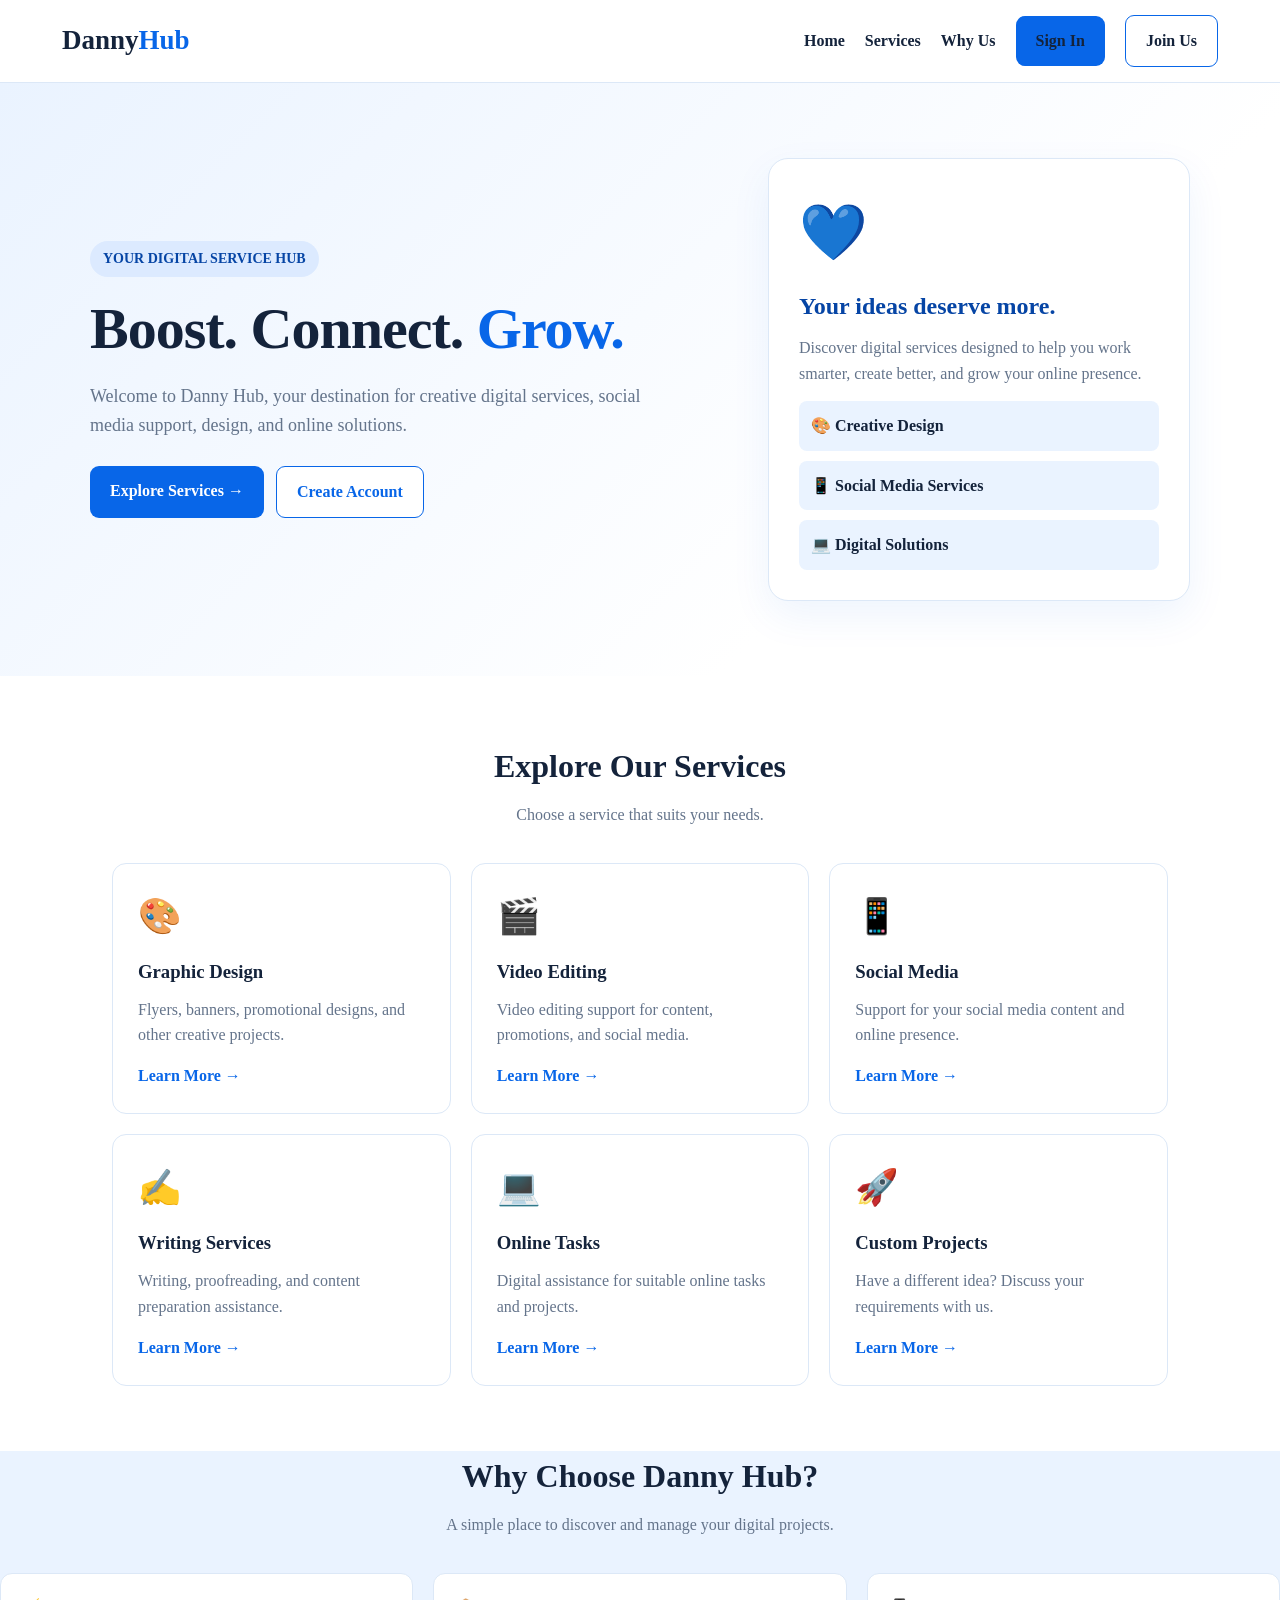
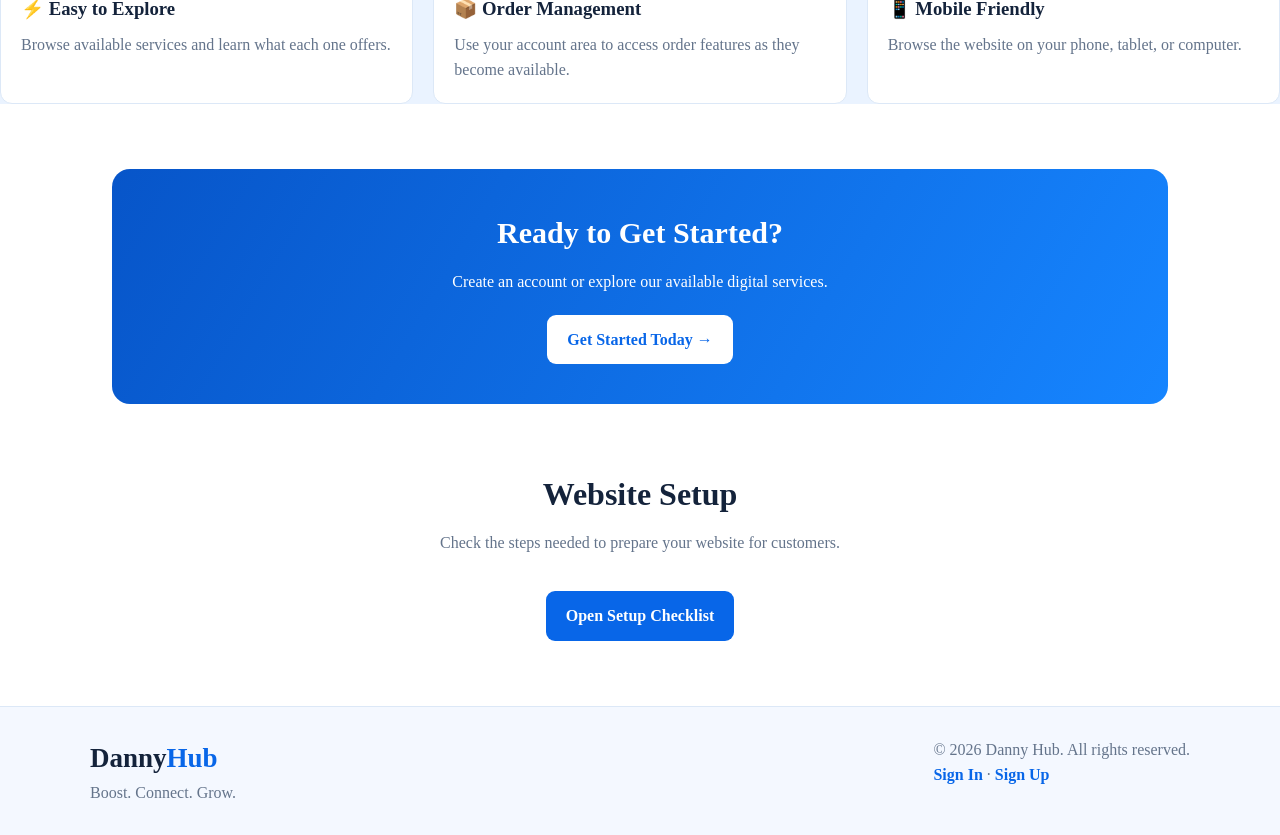
<file: index.html>
<!DOCTYPE html><html lang="en">
<head>
<meta charset="UTF-8">
<meta name="viewport" content="width=device-width, initial-scale=1.0">
<meta name="theme-color" content="#0866e8">
<meta name="description" content="Danny Hub — Professional digital services, creative work, and online solutions.">
<title>Danny Hub | Boost. Connect. Grow.</title><style>
:root {
    --blue: #0866e8;
    --dark-blue: #0645a5;
    --light-blue: #eaf3ff;
    --white: #ffffff;
    --text: #14233b;
    --muted: #64748b;
    --border: #dce8f7;
}

* {
    margin: 0;
    padding: 0;
    box-sizing: border-box;
}

html {
    scroll-behavior: smooth;
}

body {
    font-family: Cambria, Georgia, serif;
    background: var(--white);
    color: var(--text);
    line-height: 1.6;
}

a {
    text-decoration: none;
}

button {
    font: inherit;
}

header {
    background: #ffffff;
    border-bottom: 1px solid var(--border);
    position: sticky;
    top: 0;
    z-index: 100;
}

.navbar {
    max-width: 1200px;
    margin: auto;
    padding: 15px 22px;
    display: flex;
    align-items: center;
    justify-content: space-between;
    gap: 15px;
}

.logo {
    font-size: 27px;
    font-weight: bold;
    color: var(--text);
    white-space: nowrap;
}

.logo span {
    color: var(--blue);
}

.nav-links {
    display: flex;
    align-items: center;
    gap: 20px;
}

.nav-links a {
    color: var(--text);
    font-weight: bold;
}

.nav-links a:hover {
    color: var(--blue);
}

.btn {
    display: inline-block;
    border: none;
    border-radius: 9px;
    padding: 12px 20px;
    background: var(--blue);
    color: white;
    font-weight: bold;
    cursor: pointer;
    text-align: center;
}

.btn:hover {
    background: var(--dark-blue);
}

.btn-outline {
    background: white;
    color: var(--blue);
    border: 1px solid var(--blue);
}

.btn-outline:hover {
    background: var(--light-blue);
    color: var(--dark-blue);
}

.hero {
    padding: 75px 22px;
    background: linear-gradient(135deg, #eaf3ff, #ffffff 70%);
}

.hero-inner {
    max-width: 1100px;
    margin: auto;
    display: grid;
    grid-template-columns: 1.2fr 0.8fr;
    align-items: center;
    gap: 45px;
}

.badge {
    display: inline-block;
    padding: 7px 13px;
    border-radius: 30px;
    background: #dceaff;
    color: var(--dark-blue);
    font-size: 14px;
    font-weight: bold;
    margin-bottom: 20px;
}

.hero h1 {
    font-size: clamp(36px, 5vw, 58px);
    line-height: 1.12;
    margin-bottom: 20px;
    letter-spacing: -1px;
}

.hero h1 span {
    color: var(--blue);
}

.hero p {
    font-size: 18px;
    color: var(--muted);
    margin-bottom: 27px;
    max-width: 570px;
}

.hero-actions {
    display: flex;
    gap: 12px;
    flex-wrap: wrap;
}

.hero-panel {
    background: white;
    padding: 30px;
    border: 1px solid var(--border);
    border-radius: 20px;
    box-shadow: 0 15px 40px #0866e812;
}

.hero-panel .big-icon {
    font-size: 55px;
    margin-bottom: 10px;
}

.hero-panel h2 {
    color: var(--dark-blue);
    margin-bottom: 10px;
}

.hero-panel p {
    font-size: 16px;
    margin-bottom: 15px;
}

.panel-item {
    padding: 12px;
    background: var(--light-blue);
    border-radius: 8px;
    margin-top: 10px;
    font-weight: bold;
}

section.content-section {
    max-width: 1100px;
    margin: auto;
    padding: 65px 22px;
}

.section-heading {
    text-align: center;
    margin-bottom: 35px;
}

.section-heading h2 {
    font-size: 32px;
    margin-bottom: 10px;
}

.section-heading p {
    color: var(--muted);
}

.services-grid {
    display: grid;
    grid-template-columns: repeat(3, minmax(0, 1fr));
    gap: 20px;
}

.service-card {
    padding: 25px;
    border: 1px solid var(--border);
    border-radius: 14px;
    background: white;
    transition: 0.2s;
}

.service-card:hover {
    transform: translateY(-4px);
    box-shadow: 0 12px 25px #0866e812;
}

.service-icon {
    font-size: 35px;
    margin-bottom: 12px;
}

.service-card h3 {
    margin-bottom: 10px;
}

.service-card p {
    color: var(--muted);
    margin-bottom: 15px;
}

.service-card a {
    color: var(--blue);
    font-weight: bold;
}

.features {
    background: var(--light-blue);
}

.features-grid {
    display: grid;
    grid-template-columns: repeat(3, minmax(0, 1fr));
    gap: 20px;
}

.feature {
    padding: 20px;
    background: white;
    border-radius: 12px;
    border: 1px solid var(--border);
}

.feature h3 {
    margin-bottom: 8px;
}

.feature p {
    color: var(--muted);
}

.cta {
    margin: 65px auto;
    max-width: 1056px;
    padding: 40px 25px;
    background: linear-gradient(120deg, #0755c9, #1685ff);
    color: white;
    border-radius: 18px;
    text-align: center;
}

.cta h2 {
    font-size: 30px;
    margin-bottom: 12px;
}

.cta p {
    margin-bottom: 20px;
}

.cta .btn {
    background: white;
    color: var(--blue);
}

footer {
    background: #f4f8ff;
    border-top: 1px solid var(--border);
    padding: 30px 22px;
}

.footer-inner {
    max-width: 1100px;
    margin: auto;
    display: flex;
    justify-content: space-between;
    gap: 20px;
    flex-wrap: wrap;
}

footer p {
    color: var(--muted);
}

footer a {
    color: var(--blue);
    font-weight: bold;
}

/* Setup checklist modal */

.modal {
    display: none;
    position: fixed;
    inset: 0;
    background: rgba(12, 30, 60, 0.65);
    z-index: 500;
    padding: 20px;
    overflow-y: auto;
    align-items: center;
    justify-content: center;
}

.modal.open {
    display: flex;
}

.modal-box {
    background: white;
    width: 100%;
    max-width: 520px;
    border-radius: 16px;
    padding: 25px;
    max-height: 90vh;
    overflow-y: auto;
}

.modal-top {
    display: flex;
    justify-content: space-between;
    gap: 15px;
    align-items: center;
    margin-bottom: 15px;
}

.close-btn {
    border: none;
    background: var(--light-blue);
    color: var(--dark-blue);
    font-size: 23px;
    width: 38px;
    height: 38px;
    border-radius: 8px;
    cursor: pointer;
}

.modal-box > p {
    color: var(--muted);
    margin-bottom: 20px;
}

.check-item {
    display: flex;
    align-items: flex-start;
    gap: 12px;
    padding: 13px 0;
    border-bottom: 1px solid var(--border);
}

.check-item input {
    width: 19px;
    height: 19px;
    margin-top: 4px;
    accent-color: var(--blue);
}

.check-item strong {
    display: block;
}

.check-item small {
    display: block;
    color: var(--muted);
    font-size: 13px;
}

.progress-track {
    height: 8px;
    background: #e6edf7;
    border-radius: 20px;
    margin: 18px 0 8px;
    overflow: hidden;
}

.progress-fill {
    height: 100%;
    width: 0;
    background: var(--blue);
    transition: width 0.2s;
}

.progress-text {
    color: var(--muted);
    font-size: 14px;
    margin-bottom: 18px;
}

.modal-actions {
    display: flex;
    gap: 10px;
    flex-wrap: wrap;
    margin-top: 20px;
}

@media (max-width: 800px) {
    .nav-links {
        gap: 12px;
    }

    .nav-links a:not(.btn) {
        display: none;
    }

    .hero-inner {
        grid-template-columns: 1fr;
    }

    .services-grid,
    .features-grid {
        grid-template-columns: repeat(2, minmax(0, 1fr));
    }

    .cta {
        margin: 40px 15px;
    }
}

@media (max-width: 520px) {
    .navbar {
        padding: 12px 15px;
    }

    .logo {
        font-size: 23px;
    }

    .nav-links {
        gap: 8px;
    }

    .nav-links .btn {
        padding: 9px 12px;
        font-size: 13px;
    }

    .hero {
        padding: 50px 18px;
    }

    .hero-panel {
        padding: 22px;
    }

    .services-grid,
    .features-grid {
        grid-template-columns: 1fr;
    }

    section.content-section {
        padding: 45px 18px;
    }

    .section-heading h2 {
        font-size: 27px;
    }

    .footer-inner {
        flex-direction: column;
    }

    .modal-box {
        padding: 18px;
    }
}
</style></head><body><header>
    <nav class="navbar">
        <a class="logo" href="index.html">Danny<span>Hub</span></a>    <div class="nav-links">
        <a href="#home">Home</a>
        <a href="#services">Services</a>
        <a href="#features">Why Us</a>
        <a class="btn" href="login.html">Sign In</a>
        <a class="btn btn-outline" href="signup.html">Join Us</a>
    </div>
</nav>

</header><main><section class="hero" id="home">
    <div class="hero-inner">    <div>
        <div class="badge">YOUR DIGITAL SERVICE HUB</div>

        <h1>Boost. Connect. <span>Grow.</span></h1>

        <p>
            Welcome to Danny Hub, your destination for creative
            digital services, social media support, design, and
            online solutions.
        </p>

        <div class="hero-actions">
            <a class="btn" href="services.html">Explore Services →</a>
            <a class="btn btn-outline" href="signup.html">Create Account</a>
        </div>
    </div>

    <div class="hero-panel">
        <div class="big-icon">💙</div>
        <h2>Your ideas deserve more.</h2>
        <p>
            Discover digital services designed to help you work
            smarter, create better, and grow your online presence.
        </p>

        <div class="panel-item">🎨 Creative Design</div>
        <div class="panel-item">📱 Social Media Services</div>
        <div class="panel-item">💻 Digital Solutions</div>
    </div>

</div>

</section><section class="content-section" id="services">
    <div class="section-heading">
        <h2>Explore Our Services</h2>
        <p>Choose a service that suits your needs.</p>
    </div><div class="services-grid">

    <article class="service-card">
        <div class="service-icon">🎨</div>
        <h3>Graphic Design</h3>
        <p>Flyers, banners, promotional designs, and other creative projects.</p>
        <a href="services.html">Learn More →</a>
    </article>

    <article class="service-card">
        <div class="service-icon">🎬</div>
        <h3>Video Editing</h3>
        <p>Video editing support for content, promotions, and social media.</p>
        <a href="services.html">Learn More →</a>
    </article>

    <article class="service-card">
        <div class="service-icon">📱</div>
        <h3>Social Media</h3>
        <p>Support for your social media content and online presence.</p>
        <a href="services.html">Learn More →</a>
    </article>

    <article class="service-card">
        <div class="service-icon">✍️</div>
        <h3>Writing Services</h3>
        <p>Writing, proofreading, and content preparation assistance.</p>
        <a href="services.html">Learn More →</a>
    </article>

    <article class="service-card">
        <div class="service-icon">💻</div>
        <h3>Online Tasks</h3>
        <p>Digital assistance for suitable online tasks and projects.</p>
        <a href="services.html">Learn More →</a>
    </article>

    <article class="service-card">
        <div class="service-icon">🚀</div>
        <h3>Custom Projects</h3>
        <p>Have a different idea? Discuss your requirements with us.</p>
        <a href="services.html">Learn More →</a>
    </article>

</div>

</section><section class="features" id="features">
    <div class="content-section">
        <div class="section-heading">
            <h2>Why Choose Danny Hub?</h2>
            <p>A simple place to discover and manage your digital projects.</p>
        </div>    <div class="features-grid">

        <div class="feature">
            <h3>⚡ Easy to Explore</h3>
            <p>Browse available services and learn what each one offers.</p>
        </div>

        <div class="feature">
            <h3>📦 Order Management</h3>
            <p>Use your account area to access order features as they become available.</p>
        </div>

        <div class="feature">
            <h3>📱 Mobile Friendly</h3>
            <p>Browse the website on your phone, tablet, or computer.</p>
        </div>

    </div>
</div>

</section><section class="cta">
    <h2>Ready to Get Started?</h2>
    <p>Create an account or explore our available digital services.</p>
    <a class="btn" href="signup.html">Get Started Today →</a>
</section><section class="content-section" style="padding-top: 0;">
    <div class="section-heading">
        <h2>Website Setup</h2>
        <p>Check the steps needed to prepare your website for customers.</p>
    </div><div style="text-align:center;">
    <button class="btn" type="button" id="openChecklist">
        Open Setup Checklist
    </button>
</div>

</section></main><footer>
    <div class="footer-inner">
        <div>
            <a class="logo" href="index.html">Danny<span>Hub</span></a>
            <p>Boost. Connect. Grow.</p>
        </div>    <div>
        <p>© <span id="year"></span> Danny Hub. All rights reserved.</p>
        <p><a href="login.html">Sign In</a> · <a href="signup.html">Sign Up</a></p>
    </div>
</div>

</footer><!-- Interactive setup checklist --><div class="modal" id="checklistModal" role="dialog"
     aria-modal="true" aria-labelledby="checklistTitle"><div class="modal-box">

    <div class="modal-top">
        <h2 id="checklistTitle">Danny Hub Setup Checklist</h2>
        <button class="close-btn" id="closeChecklist"
                type="button" aria-label="Close">×</button>
    </div>

    <p>
        Tick each step when you have completed it.
        Your selections are saved in this browser.
    </p>

    <div id="checklistItems">

        <label class="check-item">
            <input type="checkbox" data-step="hosting">
            <span>
                <strong>1. Website Hosting</strong>
                <small>Publish the website using GitHub Pages.</small>
            </span>
        </label>

        <label class="check-item">
            <input type="checkbox" data-step="pages">
            <span>
                <strong>2. Website Pages</strong>
                <small>Check that homepage, login, signup, and dashboard files exist.</small>
            </span>
        </label>

        <label class="check-item">
            <input type="checkbox" data-step="database">
            <span>
                <strong>3. Database</strong>
                <small>Configure a backend to securely store accounts and orders.</small>
            </span>
        </label>

        <label class="check-item">
            <input type="checkbox" data-step="auth">
            <span>
                <strong>4. Authentication</strong>
                <small>Connect secure registration, login, and logout.</small>
            </span>
        </label>

        <label class="check-item">
            <input type="checkbox" data-step="orders">
            <span>
                <strong>5. Orders and Services</strong>
                <small>Connect service listings, order submissions, and order history.</small>
            </span>
        </label>

        <label class="check-item">
            <input type="checkbox" data-step="payments">
            <span>
                <strong>6. Payments</strong>
                <small>Integrate a payment provider and verify transactions securely.</small>
            </span>
        </label>

    </div>

    <div class="progress-track">
        <div class="progress-fill" id="progressFill"></div>
    </div>

    <p class="progress-text" id="progressText">0 of 6 steps completed.</p>

    <div class="modal-actions">
        <button class="btn" id="saveChecklist" type="button">
            Save Progress
        </button>
        <button class="btn btn-outline" id="resetChecklist" type="button">
            Reset Checklist
        </button>
    </div>

</div>

</div><script>
const modal = document.getElementById("checklistModal");
const openButton = document.getElementById("openChecklist");
const closeButton = document.getElementById("closeChecklist");
const saveButton = document.getElementById("saveChecklist");
const resetButton = document.getElementById("resetChecklist");
const checkboxes = [...document.querySelectorAll("[data-step]")];

document.getElementById("year").textContent = new Date().getFullYear();

function openChecklist() {
    modal.classList.add("open");
    document.body.style.overflow = "hidden";
}

function closeChecklist() {
    modal.classList.remove("open");
    document.body.style.overflow = "";
}

function updateProgress() {
    const completed = checkboxes.filter(box => box.checked).length;
    const total = checkboxes.length;

    document.getElementById("progressFill").style.width =
        (completed / total * 100) + "%";

    document.getElementById("progressText").textContent =
        `${completed} of ${total} steps completed.`;
}

function saveProgress() {
    const progress = {};

    checkboxes.forEach(box => {
        progress[box.dataset.step] = box.checked;
    });

    try {
        localStorage.setItem("dannyHubSetupChecklist", JSON.stringify(progress));
        document.getElementById("progressText").textContent =
            `${checkboxes.filter(box => box.checked).length} of ${checkboxes.length} steps completed. Progress saved!`;
    } catch (error) {
        alert("Your browser could not save the checklist. Please check browser storage settings.");
    }
}

function loadProgress() {
    try {
        const saved = JSON.parse(
            localStorage.getItem("dannyHubSetupChecklist") || "{}"
        );

        checkboxes.forEach(box => {
            box.checked = saved[box.dataset.step] === true;
        });
    } catch (error) {
        // The checklist can still be used if saved data is unavailable.
    }

    updateProgress();
}

openButton.addEventListener("click", openChecklist);
closeButton.addEventListener("click", closeChecklist);

modal.addEventListener("click", event => {
    if (event.target === modal) closeChecklist();
});

document.addEventListener("keydown", event => {
    if (event.key === "Escape") closeChecklist();
});

checkboxes.forEach(box => {
    box.addEventListener("change", updateProgress);
});

saveButton.addEventListener("click", saveProgress);

resetButton.addEventListener("click", () => {
    if (confirm("Clear all checklist progress?")) {
        checkboxes.forEach(box => box.checked = false);
        saveProgress();
        updateProgress();
    }
});

loadProgress();
</script></body>
      </html>
</file>
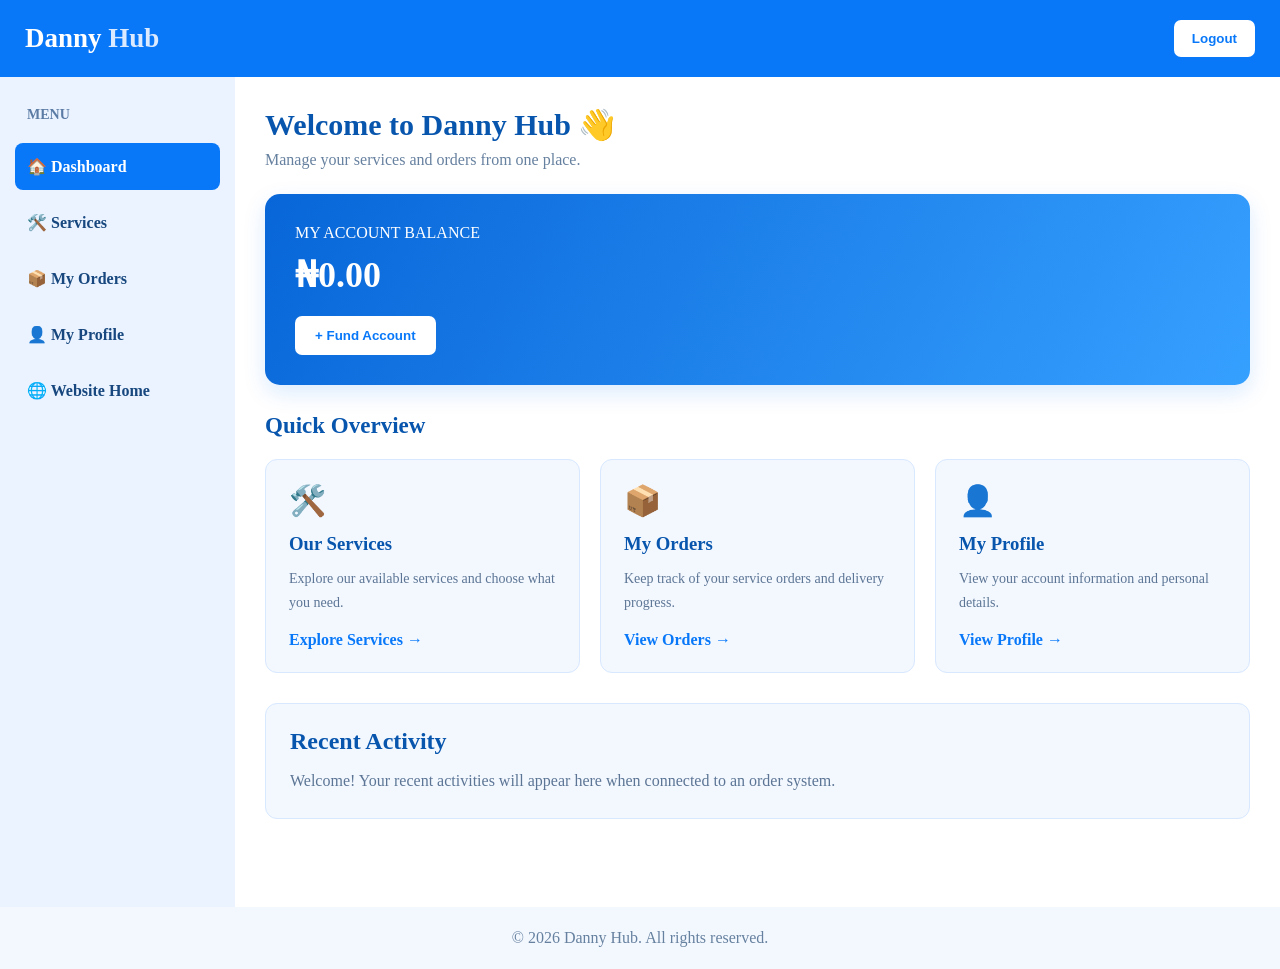
<file: dashboard.html>
<!DOCTYPE html><html lang="en">
<head>
<meta charset="UTF-8">
<meta name="viewport" content="width=device-width, initial-scale=1.0">
<title>Danny Hub | Dashboard</title><style>
* {
    margin: 0;
    padding: 0;
    box-sizing: border-box;
}

body {
    font-family: Cambria, Georgia, serif;
    background: #ffffff;
    color: #17365d;
}

header {
    background: #0878f9;
    color: white;
    padding: 20px 25px;
    display: flex;
    justify-content: space-between;
    align-items: center;
}

.logo {
    font-size: 27px;
    font-weight: bold;
}

.logo span {
    color: #dbeafe;
}

header button {
    background: white;
    color: #0878f9;
    border: none;
    padding: 11px 18px;
    border-radius: 7px;
    cursor: pointer;
    font-weight: bold;
}

.layout {
    display: flex;
    min-height: calc(100vh - 70px);
}

.sidebar {
    width: 235px;
    background: #eaf3ff;
    padding: 25px 15px;
    flex-shrink: 0;
}

.sidebar h3 {
    color: #5b7ba5;
    font-size: 14px;
    margin: 5px 12px 20px;
}

.sidebar a {
    display: block;
    padding: 14px 12px;
    margin-bottom: 9px;
    color: #17477e;
    text-decoration: none;
    border-radius: 8px;
    font-weight: bold;
}

.sidebar a:hover,
.sidebar a.active {
    background: #0878f9;
    color: white;
}

main {
    flex: 1;
    min-width: 0;
    padding: 30px;
    background: white;
}

.welcome {
    margin-bottom: 25px;
}

.welcome h1 {
    font-size: 30px;
    margin-bottom: 9px;
    color: #0755ad;
}

.welcome p {
    color: #66809f;
}

.balance-card {
    background: linear-gradient(120deg, #0866d8, #36a0ff);
    color: white;
    padding: 30px;
    border-radius: 15px;
    margin-bottom: 28px;
    box-shadow: 0 8px 22px #0878f925;
}

.balance-card p {
    margin-bottom: 12px;
}

.balance-card h2 {
    font-size: 36px;
    margin-bottom: 20px;
}

.balance-card button {
    padding: 12px 20px;
    background: white;
    color: #0878f9;
    border: none;
    border-radius: 7px;
    font-weight: bold;
    cursor: pointer;
}

.section-title {
    font-size: 23px;
    color: #0755ad;
    margin-bottom: 20px;
}

.cards {
    display: grid;
    grid-template-columns: repeat(3, minmax(0, 1fr));
    gap: 20px;
    margin-bottom: 30px;
}

.card {
    background: #f3f8ff;
    padding: 23px;
    border-radius: 12px;
    border: 1px solid #d7e8ff;
    transition: 0.2s;
}

.card:hover {
    transform: translateY(-4px);
    box-shadow: 0 8px 20px #0878f91a;
}

.card .icon {
    font-size: 30px;
    margin-bottom: 15px;
}

.card h3 {
    color: #0755ad;
    margin-bottom: 12px;
}

.card p {
    color: #5c7595;
    font-size: 14px;
    line-height: 1.7;
    margin-bottom: 16px;
}

.card a {
    color: #0878f9;
    font-weight: bold;
    text-decoration: none;
}

.activity {
    background: #f3f8ff;
    border: 1px solid #d7e8ff;
    padding: 24px;
    border-radius: 12px;
}

.activity h2 {
    color: #0755ad;
}

.activity p {
    color: #5c7595;
    margin-top: 12px;
    line-height: 1.7;
}

footer {
    padding: 22px;
    text-align: center;
    color: #66809f;
    background: #f3f8ff;
}

@media (max-width: 850px) {
    .layout {
        display: block;
    }

    .sidebar {
        width: 100%;
        display: flex;
        gap: 7px;
        overflow-x: auto;
        padding: 12px;
    }

    .sidebar h3 {
        display: none;
    }

    .sidebar a {
        white-space: nowrap;
        margin: 0;
        padding: 12px;
    }

    main {
        padding: 22px 15px;
    }

    .cards {
        grid-template-columns: repeat(2, minmax(0, 1fr));
    }
}

@media (max-width: 480px) {
    .cards {
        grid-template-columns: 1fr;
    }

    .welcome h1 {
        font-size: 25px;
    }

    .balance-card h2 {
        font-size: 30px;
    }

    header {
        padding: 16px;
    }
}
</style></head><body><header>
    <div class="logo">Danny <span>Hub</span></div>
    <button onclick="logout()">Logout</button>
</header><div class="layout"><nav class="sidebar">
    <h3>MENU</h3>
    <a href="dashboard.html" class="active">🏠 Dashboard</a>
    <a href="services.html">🛠️ Services</a>
    <a href="orders.html">📦 My Orders</a>
    <a href="profile.html">👤 My Profile</a>
    <a href="index.html">🌐 Website Home</a>
</nav>

<main>

    <section class="welcome">
        <h1>Welcome to Danny Hub 👋</h1>
        <p>Manage your services and orders from one place.</p>
    </section>

    <section class="balance-card">
        <p>MY ACCOUNT BALANCE</p>
        <h2 id="balance">₦0.00</h2>
        <button onclick="fundAccount()">+ Fund Account</button>
    </section>

    <h2 class="section-title">Quick Overview</h2>

    <section class="cards">

        <div class="card">
            <div class="icon">🛠️</div>
            <h3>Our Services</h3>
            <p>Explore our available services and choose what you need.</p>
            <a href="services.html">Explore Services →</a>
        </div>

        <div class="card">
            <div class="icon">📦</div>
            <h3>My Orders</h3>
            <p>Keep track of your service orders and delivery progress.</p>
            <a href="orders.html">View Orders →</a>
        </div>

        <div class="card">
            <div class="icon">👤</div>
            <h3>My Profile</h3>
            <p>View your account information and personal details.</p>
            <a href="profile.html">View Profile →</a>
        </div>

    </section>

    <section class="activity">
        <h2>Recent Activity</h2>
        <p id="activityMessage">
            Welcome! Your recent activities will appear here when connected to an order system.
        </p>
    </section>

</main>

</div><footer>
    &copy; 2026 Danny Hub. All rights reserved.
</footer><script>
function logout() {
    if (confirm("Are you sure you want to log out?")) {
        localStorage.removeItem("boostproLoggedIn");
        localStorage.removeItem("dannyHubLoggedIn");
        window.location.href = "login.html";
    }
}

function fundAccount() {
    alert("Account funding is not connected yet. A payment provider must be integrated.");
}
</script></body>
                                              </html>
</file>
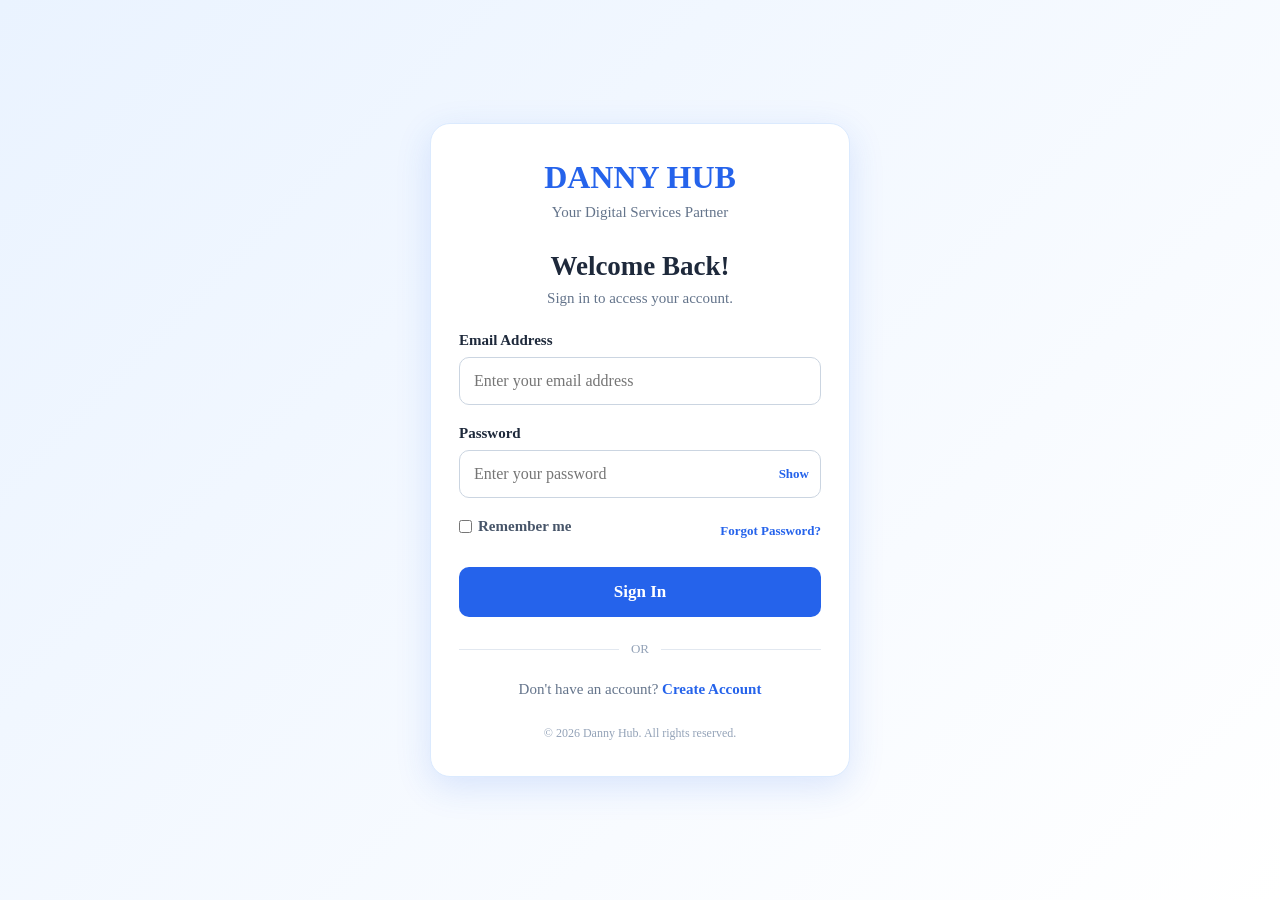
<file: signin.html>
<!DOCTYPE html>
<html lang="en">
<head>
    <meta charset="UTF-8">
    <meta name="viewport" content="width=device-width, initial-scale=1.0">
    <title>Sign In | Danny Hub</title>

    <style>
        * {
            margin: 0;
            padding: 0;
            box-sizing: border-box;
            font-family: Cambria, Georgia, serif;
        }

        body {
            min-height: 100vh;
            display: flex;
            justify-content: center;
            align-items: center;
            background: linear-gradient(135deg, #eaf3ff, #ffffff);
            padding: 20px;
        }

        .login-container {
            width: 100%;
            max-width: 420px;
            background: #ffffff;
            padding: 35px 28px;
            border-radius: 20px;
            box-shadow: 0 10px 35px rgba(37, 99, 235, 0.15);
            border: 1px solid #dbeafe;
        }

        .logo {
            text-align: center;
            font-size: 32px;
            font-weight: bold;
            color: #2563eb;
            margin-bottom: 8px;
        }

        .subtitle {
            text-align: center;
            color: #64748b;
            font-size: 15px;
            margin-bottom: 30px;
        }

        h2 {
            text-align: center;
            color: #1e293b;
            font-size: 27px;
            margin-bottom: 8px;
        }

        .welcome {
            text-align: center;
            color: #64748b;
            margin-bottom: 25px;
            font-size: 15px;
        }

        .input-group {
            margin-bottom: 20px;
        }

        label {
            display: block;
            margin-bottom: 8px;
            color: #1e293b;
            font-size: 15px;
            font-weight: bold;
        }

        input[type="email"],
        input[type="password"],
        input[type="text"] {
            width: 100%;
            padding: 14px;
            border: 1.5px solid #cbd5e1;
            border-radius: 10px;
            outline: none;
            font-size: 16px;
            color: #1e293b;
            background: #ffffff;
            transition: 0.3s;
        }

        input:focus {
            border-color: #2563eb;
            box-shadow: 0 0 0 3px rgba(37, 99, 235, 0.12);
        }

        .password-wrapper {
            position: relative;
        }

        .password-wrapper input {
            padding-right: 65px;
        }

        .toggle-password {
            position: absolute;
            right: 12px;
            top: 50%;
            transform: translateY(-50%);
            background: none;
            border: none;
            color: #2563eb;
            font-weight: bold;
            cursor: pointer;
            font-size: 13px;
        }

        .options {
            display: flex;
            justify-content: space-between;
            align-items: center;
            gap: 10px;
            margin: 5px 0 24px;
            font-size: 13px;
        }

        .remember {
            display: flex;
            align-items: center;
            gap: 6px;
            color: #475569;
        }

        .remember input {
            accent-color: #2563eb;
        }

        a {
            color: #2563eb;
            text-decoration: none;
            font-weight: bold;
        }

        a:hover {
            text-decoration: underline;
        }

        .signin-btn {
            width: 100%;
            padding: 15px;
            background: #2563eb;
            color: white;
            border: none;
            border-radius: 10px;
            font-size: 17px;
            font-weight: bold;
            cursor: pointer;
            transition: 0.3s;
        }

        .signin-btn:hover {
            background: #1d4ed8;
            transform: translateY(-1px);
        }

        .divider {
            display: flex;
            align-items: center;
            gap: 12px;
            margin: 24px 0;
            color: #94a3b8;
            font-size: 13px;
        }

        .divider::before,
        .divider::after {
            content: "";
            flex: 1;
            height: 1px;
            background: #e2e8f0;
        }

        .signup-text {
            text-align: center;
            color: #64748b;
            font-size: 15px;
        }

        .message {
            display: none;
            padding: 12px;
            border-radius: 8px;
            margin-bottom: 18px;
            font-size: 14px;
            line-height: 1.5;
        }

        .footer {
            text-align: center;
            color: #94a3b8;
            font-size: 12px;
            margin-top: 28px;
        }

        @media (max-width: 380px) {
            .login-container {
                padding: 28px 20px;
            }

            .options {
                font-size: 12px;
            }
        }
    </style>
</head>

<body>

    <main class="login-container">

        <div class="logo">DANNY HUB</div>
        <p class="subtitle">Your Digital Services Partner</p>

        <h2>Welcome Back!</h2>
        <p class="welcome">Sign in to access your account.</p>

        <div id="message" class="message" role="status"></div>

        <form id="loginForm">

            <div class="input-group">
                <label for="email">Email Address</label>
                <input
                    type="email"
                    id="email"
                    placeholder="Enter your email address"
                    autocomplete="email"
                    required
                >
            </div>

            <div class="input-group">
                <label for="password">Password</label>

                <div class="password-wrapper">
                    <input
                        type="password"
                        id="password"
                        placeholder="Enter your password"
                        autocomplete="current-password"
                        required
                    >

                    <button
                        type="button"
                        class="toggle-password"
                        id="togglePassword"
                    >Show</button>
                </div>
            </div>

            <div class="options">
                <label class="remember">
                    <input type="checkbox" id="remember">
                    Remember me
                </label>

                <a href="forgot-password.html">Forgot Password?</a>
            </div>

            <button type="submit" class="signin-btn">
                Sign In
            </button>

        </form>

        <div class="divider">OR</div>

        <p class="signup-text">
            Don't have an account?
            <a href="signup.html">Create Account</a>
        </p>

        <div class="footer">
            &copy; 2026 Danny Hub. All rights reserved.
        </div>

    </main>

    <script>
        const passwordInput = document.getElementById("password");
        const togglePassword = document.getElementById("togglePassword");
        const loginForm = document.getElementById("loginForm");
        const message = document.getElementById("message");

        togglePassword.addEventListener("click", function () {
            const isHidden = passwordInput.type === "password";

            passwordInput.type = isHidden ? "text" : "password";
            togglePassword.textContent = isHidden ? "Hide" : "Show";
        });

        loginForm.addEventListener("submit", function (event) {
            event.preventDefault();

            message.style.display = "block";
            message.style.background = "#eff6ff";
            message.style.color = "#1d4ed8";
            message.textContent =
                "The sign-in design is ready, but authentication has not been connected yet. Connect your website to a secure authentication service before signing users in.";
        });
    </script>

</body>
  </html>
</file>
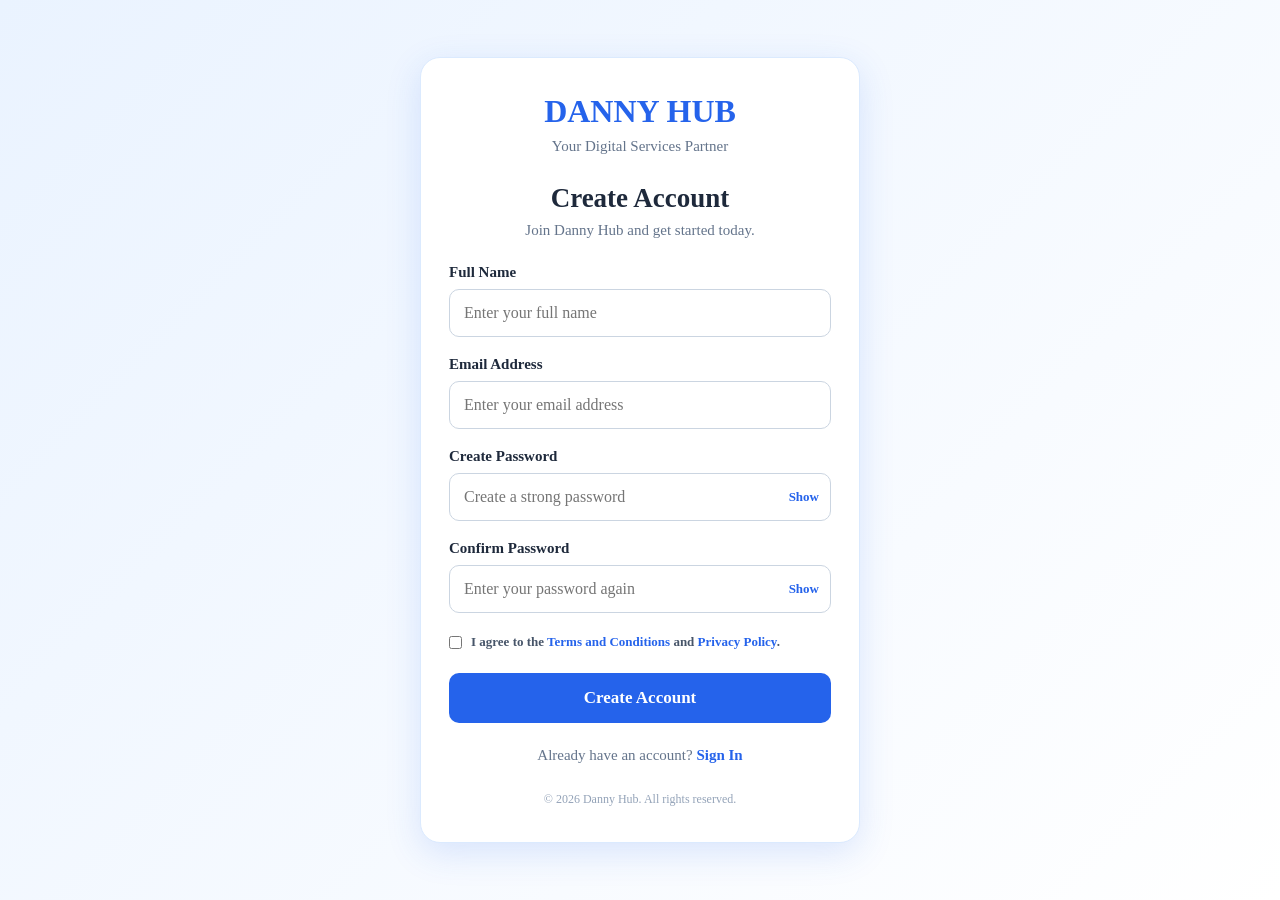
<file: signup.html>
<!DOCTYPE html>
<html lang="en">
<head>
    <meta charset="UTF-8">
    <meta name="viewport" content="width=device-width, initial-scale=1.0">

    <title>Create Account | Danny Hub</title>

    <style>
        * {
            margin: 0;
            padding: 0;
            box-sizing: border-box;
            font-family: Cambria, Georgia, serif;
        }

        body {
            min-height: 100vh;
            display: flex;
            justify-content: center;
            align-items: center;
            background: linear-gradient(135deg, #eaf3ff, #ffffff);
            padding: 20px;
        }

        .signup-container {
            width: 100%;
            max-width: 440px;
            background: #ffffff;
            padding: 35px 28px;
            border-radius: 20px;
            box-shadow: 0 10px 35px rgba(37, 99, 235, 0.15);
            border: 1px solid #dbeafe;
        }

        .logo {
            text-align: center;
            font-size: 32px;
            font-weight: bold;
            color: #2563eb;
            margin-bottom: 8px;
        }

        .subtitle {
            text-align: center;
            color: #64748b;
            font-size: 15px;
            margin-bottom: 28px;
        }

        h2 {
            text-align: center;
            color: #1e293b;
            font-size: 27px;
            margin-bottom: 8px;
        }

        .welcome {
            text-align: center;
            color: #64748b;
            margin-bottom: 25px;
            font-size: 15px;
        }

        .input-group {
            margin-bottom: 19px;
        }

        label {
            display: block;
            margin-bottom: 8px;
            color: #1e293b;
            font-size: 15px;
            font-weight: bold;
        }

        input[type="text"],
        input[type="email"],
        input[type="password"] {
            width: 100%;
            padding: 14px;
            border: 1.5px solid #cbd5e1;
            border-radius: 10px;
            outline: none;
            font-size: 16px;
            color: #1e293b;
            background: #ffffff;
            transition: 0.3s;
        }

        input:focus {
            border-color: #2563eb;
            box-shadow: 0 0 0 3px rgba(37, 99, 235, 0.12);
        }

        .password-wrapper {
            position: relative;
        }

        .password-wrapper input {
            padding-right: 65px;
        }

        .toggle-password {
            position: absolute;
            right: 12px;
            top: 50%;
            transform: translateY(-50%);
            background: none;
            border: none;
            color: #2563eb;
            font-weight: bold;
            cursor: pointer;
            font-size: 13px;
        }

        .terms {
            display: flex;
            align-items: flex-start;
            gap: 9px;
            margin: 5px 0 22px;
            color: #475569;
            font-size: 13px;
            line-height: 1.5;
        }

        .terms input {
            margin-top: 4px;
            accent-color: #2563eb;
        }

        a {
            color: #2563eb;
            text-decoration: none;
            font-weight: bold;
        }

        a:hover {
            text-decoration: underline;
        }

        .signup-btn {
            width: 100%;
            padding: 15px;
            background: #2563eb;
            color: white;
            border: none;
            border-radius: 10px;
            font-size: 17px;
            font-weight: bold;
            cursor: pointer;
            transition: 0.3s;
        }

        .signup-btn:hover {
            background: #1d4ed8;
            transform: translateY(-1px);
        }

        .message {
            display: none;
            padding: 12px;
            border-radius: 8px;
            margin-bottom: 18px;
            font-size: 14px;
            line-height: 1.5;
        }

        .signin-text {
            text-align: center;
            color: #64748b;
            font-size: 15px;
            margin-top: 24px;
        }

        .footer {
            text-align: center;
            color: #94a3b8;
            font-size: 12px;
            margin-top: 28px;
        }

        @media (max-width: 380px) {
            .signup-container {
                padding: 28px 20px;
            }
        }
    </style>
</head>

<body>

    <main class="signup-container">

        <div class="logo">DANNY HUB</div>

        <p class="subtitle">Your Digital Services Partner</p>

        <h2>Create Account</h2>

        <p class="welcome">
            Join Danny Hub and get started today.
        </p>

        <div
            id="message"
            class="message"
            role="status"
            aria-live="polite"
        ></div>

        <form id="signupForm">

            <div class="input-group">
                <label for="fullname">Full Name</label>

                <input
                    type="text"
                    id="fullname"
                    name="fullname"
                    placeholder="Enter your full name"
                    autocomplete="name"
                    maxlength="100"
                    required
                >
            </div>

            <div class="input-group">
                <label for="email">Email Address</label>

                <input
                    type="email"
                    id="email"
                    name="email"
                    placeholder="Enter your email address"
                    autocomplete="email"
                    required
                >
            </div>

            <div class="input-group">
                <label for="password">Create Password</label>

                <div class="password-wrapper">
                    <input
                        type="password"
                        id="password"
                        name="password"
                        placeholder="Create a strong password"
                        autocomplete="new-password"
                        minlength="8"
                        required
                    >

                    <button
                        type="button"
                        class="toggle-password"
                        id="togglePassword"
                    >Show</button>
                </div>
            </div>

            <div class="input-group">
                <label for="confirmPassword">Confirm Password</label>

                <div class="password-wrapper">
                    <input
                        type="password"
                        id="confirmPassword"
                        name="confirmPassword"
                        placeholder="Enter your password again"
                        autocomplete="new-password"
                        minlength="8"
                        required
                    >

                    <button
                        type="button"
                        class="toggle-password"
                        id="toggleConfirmPassword"
                    >Show</button>
                </div>
            </div>

            <label class="terms">
                <input type="checkbox" id="terms" required>

                <span>
                    I agree to the
                    <a href="terms.html">Terms and Conditions</a>
                    and
                    <a href="privacy.html">Privacy Policy</a>.
                </span>
            </label>

            <button type="submit" class="signup-btn">
                Create Account
            </button>

        </form>

        <p class="signin-text">
            Already have an account?
            <a href="login.html">Sign In</a>
        </p>

        <div class="footer">
            &copy; 2026 Danny Hub. All rights reserved.
        </div>

    </main>

    <script>
        const signupForm = document.getElementById("signupForm");
        const password = document.getElementById("password");
        const confirmPassword =
            document.getElementById("confirmPassword");
        const message = document.getElementById("message");

        function toggleVisibility(inputId, buttonId) {
            const input = document.getElementById(inputId);
            const button = document.getElementById(buttonId);

            button.addEventListener("click", function () {
                const hidden = input.type === "password";

                input.type = hidden ? "text" : "password";
                button.textContent = hidden ? "Hide" : "Show";
            });
        }

        toggleVisibility("password", "togglePassword");

        toggleVisibility(
            "confirmPassword",
            "toggleConfirmPassword"
        );

        signupForm.addEventListener("submit", function (event) {
            event.preventDefault();

            message.style.display = "block";

            if (password.value !== confirmPassword.value) {
                message.style.background = "#fef2f2";
                message.style.color = "#b91c1c";
                message.textContent =
                    "Your passwords do not match. Please check them and try again.";

                confirmPassword.focus();
                return;
            }

            if (password.value.length < 8) {
                message.style.background = "#fef2f2";
                message.style.color = "#b91c1c";
                message.textContent =
                    "Your password must contain at least 8 characters.";
                return;
            }

            message.style.background = "#eff6ff";
            message.style.color = "#1d4ed8";
            message.textContent =
                "Your sign-up page is ready, but account creation has not been connected to an authentication service yet.";
        });
    </script>

</body>
</html>
</file>
